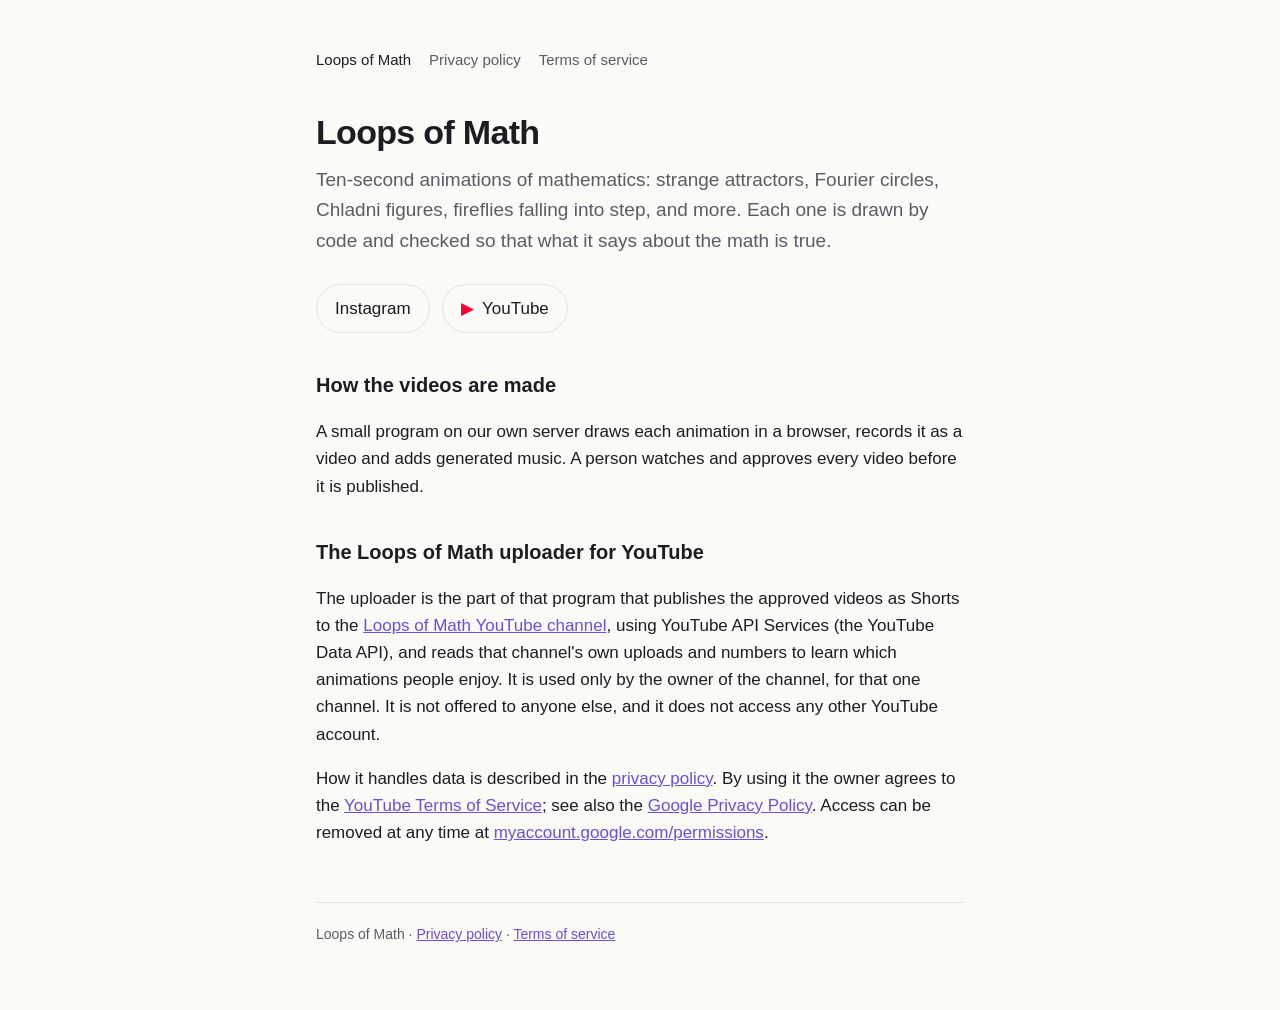
<file: index.html>
<!doctype html>
<html lang="en">
<head>
  <meta charset="utf-8">
  <meta name="viewport" content="width=device-width, initial-scale=1">
  <title>Loops of Math</title>
  <meta name="description" content="Short animations of mathematics: attractors, curves, waves and patterns, made by code and posted on Instagram and YouTube.">
  <meta name="google-site-verification" content="zJAY9ayvR1rELrcGunTQ0LHeY0gNbopqde_ZoQVtMCo" />
  <link rel="stylesheet" href="style.css">
</head>
<body>
<main>
  <nav>
    <a href="./" aria-current="page">Loops of Math</a>
    <a href="privacy.html">Privacy policy</a>
    <a href="terms.html">Terms of service</a>
  </nav>

  <h1>Loops of Math</h1>
  <p class="lead">Ten-second animations of mathematics: strange attractors, Fourier circles, Chladni figures, fireflies falling into step, and more. Each one is drawn by code and checked so that what it says about the math is true.</p>

  <ul class="links">
    <li><a href="https://www.instagram.com/loopsofmath/">Instagram</a></li>
    <li><a class="youtube" href="https://www.youtube.com/@loopsofmath"><span aria-hidden="true">▶</span> YouTube</a></li>
  </ul>

  <h2>How the videos are made</h2>
  <p>A small program on our own server draws each animation in a browser, records it as a video and adds generated music. A person watches and approves every video before it is published.</p>

  <h2>The Loops of Math uploader for YouTube</h2>
  <p>The uploader is the part of that program that publishes the approved videos as Shorts to the <a href="https://www.youtube.com/@loopsofmath">Loops of Math YouTube channel</a>, using YouTube API Services (the YouTube Data API), and reads that channel's own uploads and numbers to learn which animations people enjoy. It is used only by the owner of the channel, for that one channel. It is not offered to anyone else, and it does not access any other YouTube account.</p>
  <p>How it handles data is described in the <a href="privacy.html">privacy policy</a>. By using it the owner agrees to the <a href="https://www.youtube.com/t/terms">YouTube Terms of Service</a>; see also the <a href="https://policies.google.com/privacy">Google Privacy Policy</a>. Access can be removed at any time at <a href="https://myaccount.google.com/permissions">myaccount.google.com/permissions</a>.</p>

  <footer>Loops of Math · <a href="privacy.html">Privacy policy</a> · <a href="terms.html">Terms of service</a></footer>
</main>
</body>
</html>
</file>
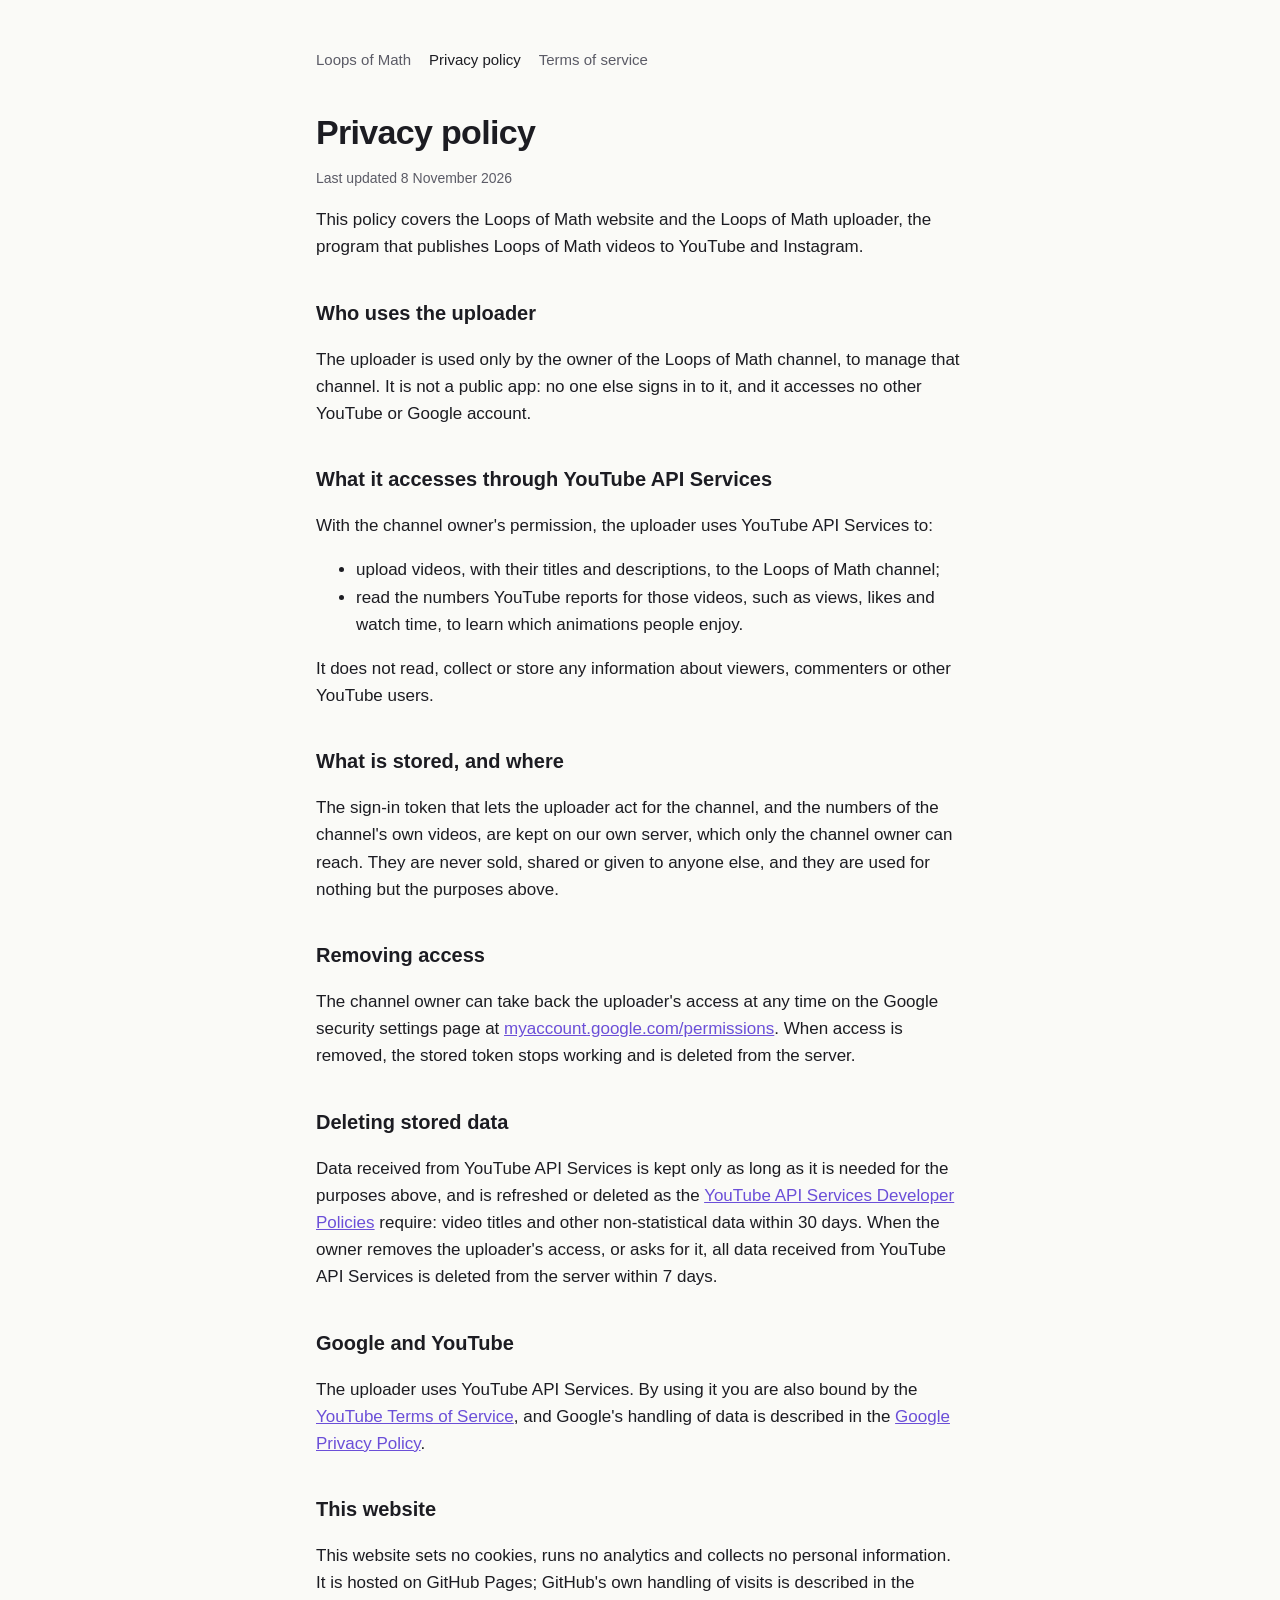
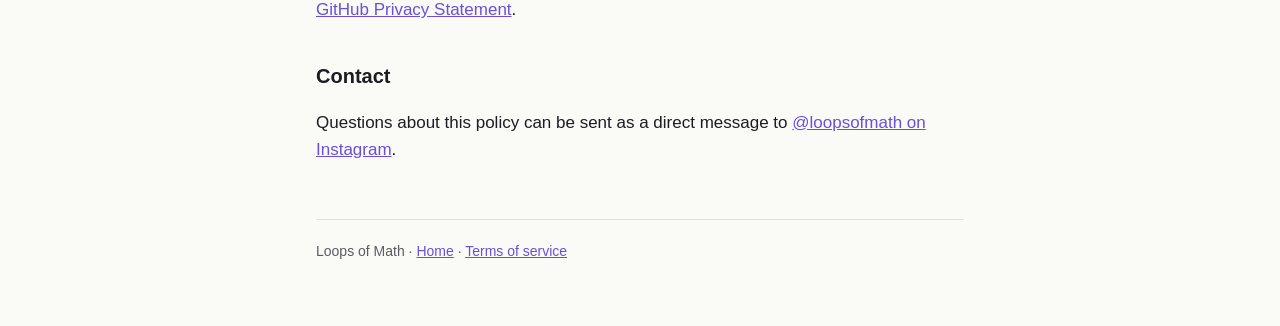
<file: privacy.html>
<!doctype html>
<html lang="en">
<head>
  <meta charset="utf-8">
  <meta name="viewport" content="width=device-width, initial-scale=1">
  <title>Privacy Policy</title>
  <meta name="description" content="Privacy policy of Loops of Math and the Loops of Math uploader.">
  <link rel="stylesheet" href="style.css">
</head>
<body>
<main>
  <nav>
    <a href="./">Loops of Math</a>
    <a href="privacy.html" aria-current="page">Privacy policy</a>
    <a href="terms.html">Terms of service</a>
  </nav>

  <h1>Privacy policy</h1>
  <p class="updated">Last updated 8 November 2026</p>

  <p>This policy covers the Loops of Math website and the Loops of Math uploader, the program that publishes Loops of Math videos to YouTube and Instagram.</p>

  <h2>Who uses the uploader</h2>
  <p>The uploader is used only by the owner of the Loops of Math channel, to manage that channel. It is not a public app: no one else signs in to it, and it accesses no other YouTube or Google account.</p>

  <h2>What it accesses through YouTube API Services</h2>
  <p>With the channel owner's permission, the uploader uses YouTube API Services to:</p>
  <ul>
    <li>upload videos, with their titles and descriptions, to the Loops of Math channel;</li>
    <li>read the numbers YouTube reports for those videos, such as views, likes and watch time, to learn which animations people enjoy.</li>
  </ul>
  <p>It does not read, collect or store any information about viewers, commenters or other YouTube users.</p>

  <h2>What is stored, and where</h2>
  <p>The sign-in token that lets the uploader act for the channel, and the numbers of the channel's own videos, are kept on our own server, which only the channel owner can reach. They are never sold, shared or given to anyone else, and they are used for nothing but the purposes above.</p>

  <h2>Removing access</h2>
  <p>The channel owner can take back the uploader's access at any time on the Google security settings page at <a href="https://myaccount.google.com/permissions">myaccount.google.com/permissions</a>. When access is removed, the stored token stops working and is deleted from the server.</p>

  <h2>Deleting stored data</h2>
  <p>Data received from YouTube API Services is kept only as long as it is needed for the purposes above, and is refreshed or deleted as the <a href="https://developers.google.com/youtube/terms/developer-policies">YouTube API Services Developer Policies</a> require: video titles and other non-statistical data within 30 days. When the owner removes the uploader's access, or asks for it, all data received from YouTube API Services is deleted from the server within 7 days.</p>

  <h2>Google and YouTube</h2>
  <p>The uploader uses YouTube API Services. By using it you are also bound by the <a href="https://www.youtube.com/t/terms">YouTube Terms of Service</a>, and Google's handling of data is described in the <a href="https://policies.google.com/privacy">Google Privacy Policy</a>.</p>

  <h2>This website</h2>
  <p>This website sets no cookies, runs no analytics and collects no personal information. It is hosted on GitHub Pages; GitHub's own handling of visits is described in the <a href="https://docs.github.com/site-policy/privacy-policies/github-general-privacy-statement">GitHub Privacy Statement</a>.</p>

  <h2>Contact</h2>
  <p>Questions about this policy can be sent as a direct message to <a href="https://www.instagram.com/loopsofmath/">@loopsofmath on Instagram</a>.</p>

  <footer>Loops of Math · <a href="./">Home</a> · <a href="terms.html">Terms of service</a></footer>
</main>
</body>
</html>
</file>
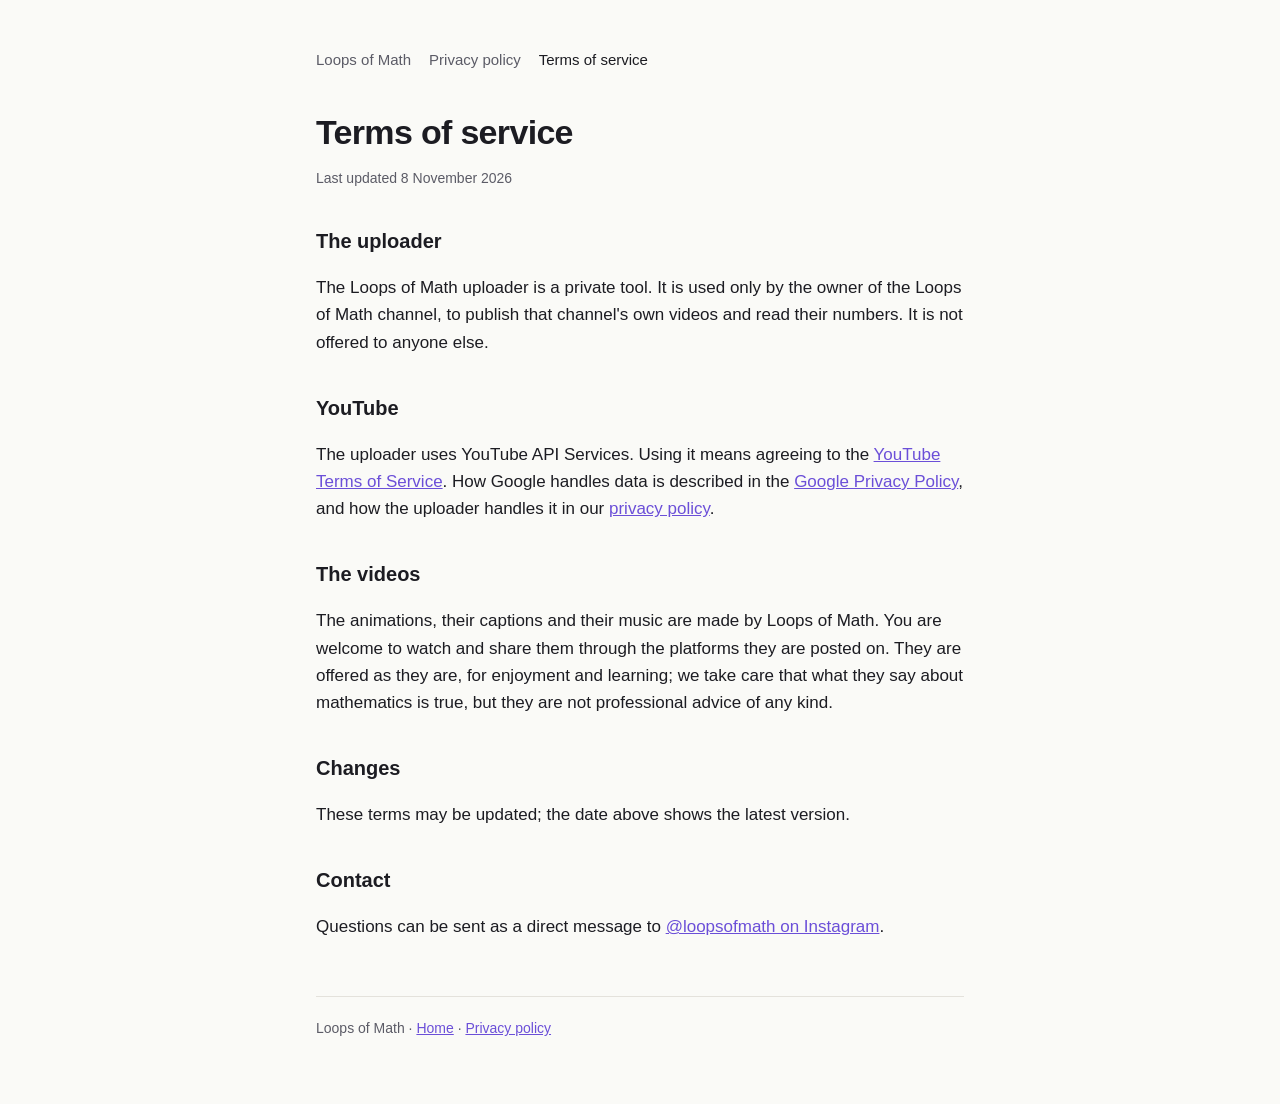
<file: terms.html>
<!doctype html>
<html lang="en">
<head>
  <meta charset="utf-8">
  <meta name="viewport" content="width=device-width, initial-scale=1">
  <title>Terms of Service</title>
  <meta name="description" content="Terms of service of Loops of Math and the Loops of Math uploader.">
  <link rel="stylesheet" href="style.css">
</head>
<body>
<main>
  <nav>
    <a href="./">Loops of Math</a>
    <a href="privacy.html">Privacy policy</a>
    <a href="terms.html" aria-current="page">Terms of service</a>
  </nav>

  <h1>Terms of service</h1>
  <p class="updated">Last updated 8 November 2026</p>

  <h2>The uploader</h2>
  <p>The Loops of Math uploader is a private tool. It is used only by the owner of the Loops of Math channel, to publish that channel's own videos and read their numbers. It is not offered to anyone else.</p>

  <h2>YouTube</h2>
  <p>The uploader uses YouTube API Services. Using it means agreeing to the <a href="https://www.youtube.com/t/terms">YouTube Terms of Service</a>. How Google handles data is described in the <a href="https://policies.google.com/privacy">Google Privacy Policy</a>, and how the uploader handles it in our <a href="privacy.html">privacy policy</a>.</p>

  <h2>The videos</h2>
  <p>The animations, their captions and their music are made by Loops of Math. You are welcome to watch and share them through the platforms they are posted on. They are offered as they are, for enjoyment and learning; we take care that what they say about mathematics is true, but they are not professional advice of any kind.</p>

  <h2>Changes</h2>
  <p>These terms may be updated; the date above shows the latest version.</p>

  <h2>Contact</h2>
  <p>Questions can be sent as a direct message to <a href="https://www.instagram.com/loopsofmath/">@loopsofmath on Instagram</a>.</p>

  <footer>Loops of Math · <a href="./">Home</a> · <a href="privacy.html">Privacy policy</a></footer>
</main>
</body>
</html>
</file>
<file: style.css>
:root {
  --bg: #fafaf7;
  --text: #1c1c22;
  --muted: #5b5b66;
  --accent: #6b4fd8;
  --line: #e4e2dc;
}
@media (prefers-color-scheme: dark) {
  :root {
    --bg: #0b0b10;
    --text: #ecebf2;
    --muted: #a3a2b0;
    --accent: #a993ff;
    --line: #26252f;
  }
}
* { box-sizing: border-box; }
body {
  margin: 0;
  background: var(--bg);
  color: var(--text);
  font: 17px/1.6 -apple-system, BlinkMacSystemFont, "Segoe UI", Roboto, Helvetica, Arial, sans-serif;
}
main {
  max-width: 680px;
  margin: 0 auto;
  padding: 48px 16px 64px;
}
nav {
  display: flex;
  flex-wrap: wrap;
  gap: 18px;
  font-size: 15px;
  margin-bottom: 40px;
}
nav a { color: var(--muted); text-decoration: none; }
nav a:hover, nav a[aria-current] { color: var(--text); }
h1 { font-size: 34px; line-height: 1.2; margin: 0 0 12px; letter-spacing: -0.02em; }
h2 { font-size: 20px; margin: 36px 0 8px; }
p, li { color: var(--text); }
.lead { font-size: 19px; color: var(--muted); margin-top: 0; }
a { color: var(--accent); }
.links { display: flex; flex-wrap: wrap; gap: 12px; margin: 28px 0; padding: 0; list-style: none; }
.links a {
  display: inline-block;
  padding: 10px 18px;
  border: 1px solid var(--line);
  border-radius: 999px;
  text-decoration: none;
  color: var(--text);
}
.links a:hover { border-color: var(--accent); }
.links a.youtube span { color: #ff0033; margin-right: 4px; }
footer {
  margin-top: 56px;
  padding-top: 20px;
  border-top: 1px solid var(--line);
  font-size: 14px;
  color: var(--muted);
}
.updated { color: var(--muted); font-size: 14px; }
</file>
